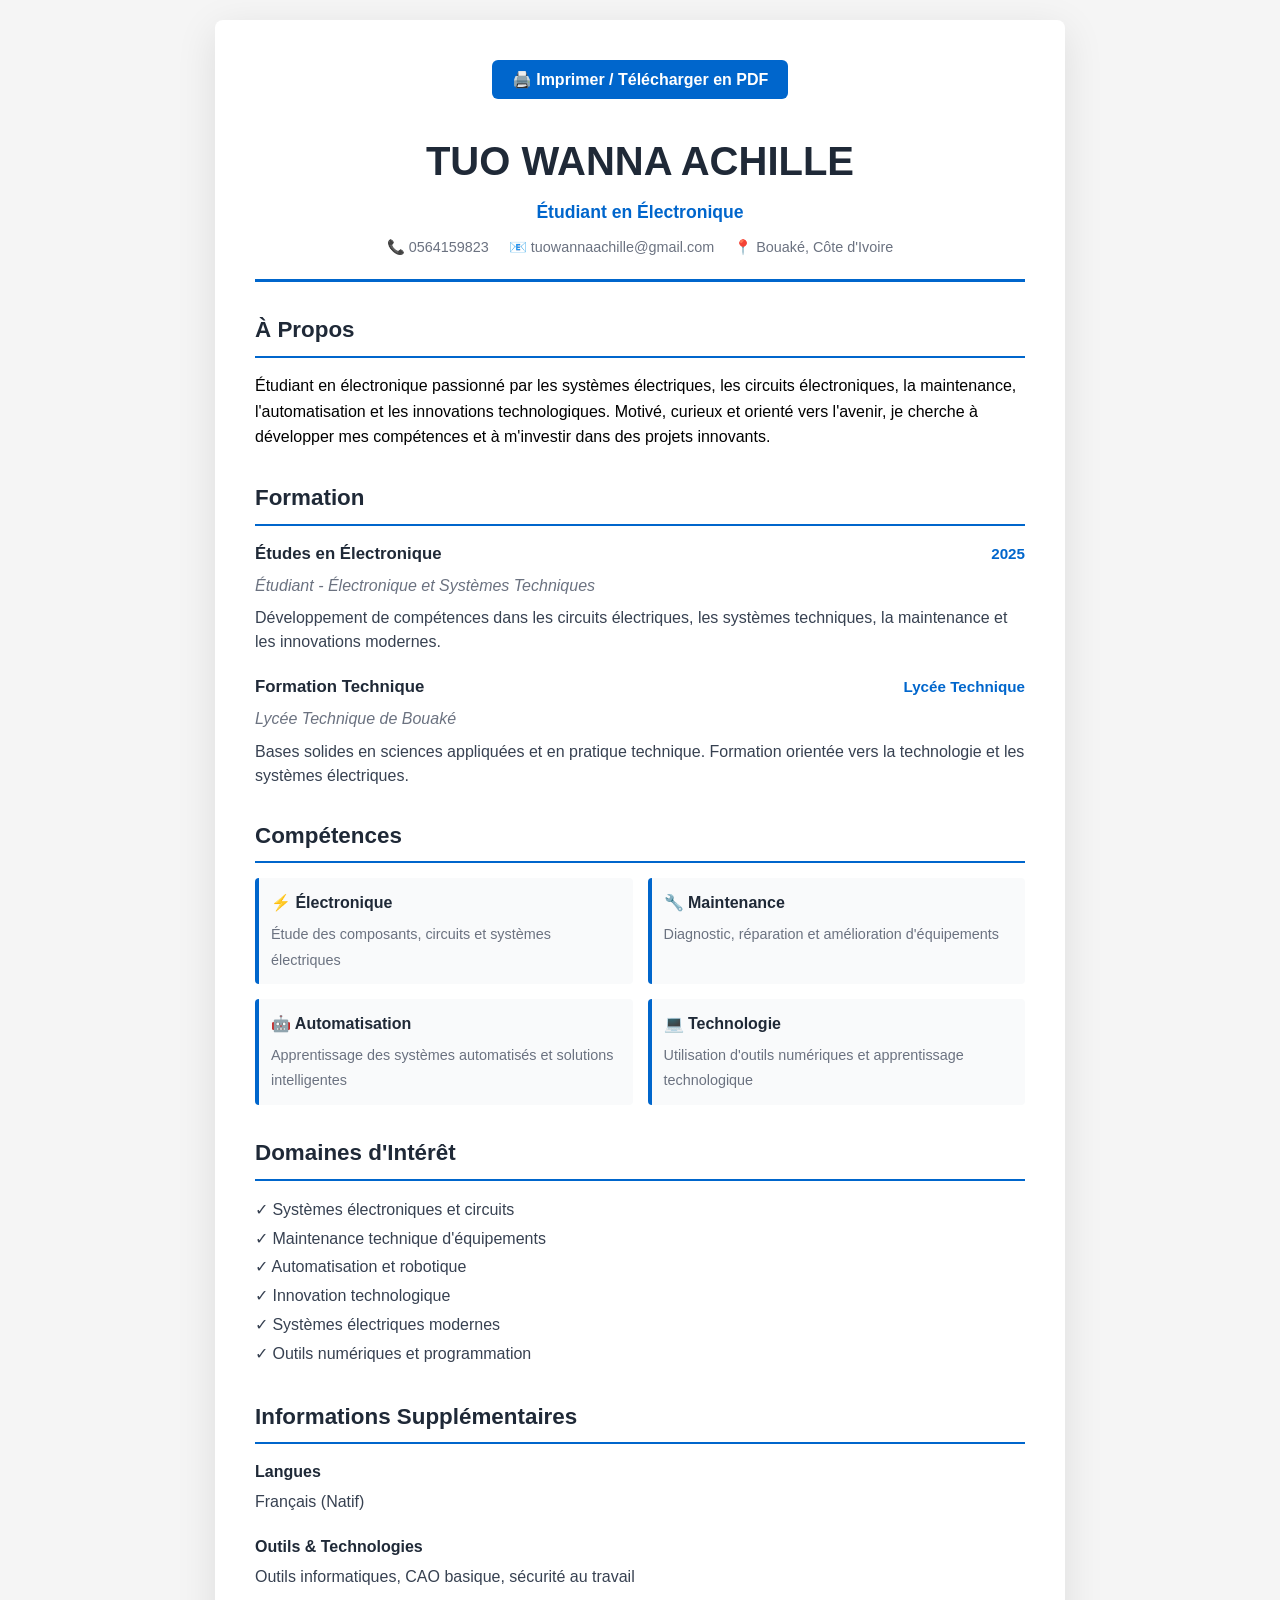
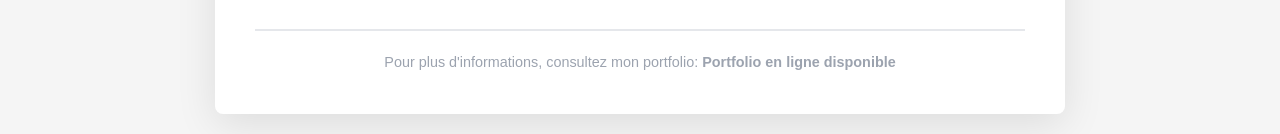
<file: cv.html>
<!DOCTYPE html>
<html lang="fr">
<head>
    <meta charset="UTF-8">
    <meta name="viewport" content="width=device-width, initial-scale=1.0">
    <title>CV - TUO WANNA ACHILLE</title>
    <style>
        * {
            margin: 0;
            padding: 0;
            box-sizing: border-box;
        }

        body {
            font-family: "Segoe UI", Tahoma, Geneva, Verdana, sans-serif;
            background: #f5f5f5;
            padding: 20px;
            line-height: 1.6;
        }

        .cv-container {
            max-width: 850px;
            margin: 0 auto;
            background: white;
            padding: 40px;
            box-shadow: 0 10px 40px rgba(0, 0, 0, 0.1);
            border-radius: 8px;
        }

        .header {
            text-align: center;
            border-bottom: 3px solid #0066cc;
            padding-bottom: 20px;
            margin-bottom: 30px;
        }

        .header h1 {
            font-size: 2.5em;
            color: #1f2937;
            margin-bottom: 5px;
        }

        .header p {
            color: #0066cc;
            font-size: 1.1em;
            font-weight: 600;
        }

        .contact-info {
            display: flex;
            justify-content: center;
            gap: 20px;
            margin-top: 10px;
            flex-wrap: wrap;
            font-size: 0.9em;
        }

        .contact-info span {
            color: #6b7280;
        }

        .section {
            margin-bottom: 30px;
        }

        .section-title {
            font-size: 1.4em;
            color: #1f2937;
            border-bottom: 2px solid #0066cc;
            padding-bottom: 8px;
            margin-bottom: 15px;
            font-weight: 700;
        }

        .item {
            margin-bottom: 20px;
            padding-left: 0;
        }

        .item-header {
            display: flex;
            justify-content: space-between;
            align-items: baseline;
            margin-bottom: 5px;
        }

        .item-title {
            font-weight: 700;
            color: #1f2937;
            font-size: 1.05em;
        }

        .item-date {
            color: #0066cc;
            font-weight: 600;
            font-size: 0.95em;
        }

        .item-subtitle {
            color: #6b7280;
            font-style: italic;
            margin-bottom: 5px;
        }

        .item-description {
            color: #374151;
            margin: 8px 0 0 0;
            line-height: 1.5;
        }

        .skills-grid {
            display: grid;
            grid-template-columns: repeat(2, 1fr);
            gap: 15px;
            margin-top: 10px;
        }

        .skill-category {
            background: #f9fafb;
            padding: 12px;
            border-left: 4px solid #0066cc;
            border-radius: 4px;
        }

        .skill-category strong {
            display: block;
            color: #1f2937;
            margin-bottom: 5px;
        }

        .skill-category span {
            color: #6b7280;
            font-size: 0.9em;
        }

        .print-button {
            text-align: center;
            margin-bottom: 30px;
        }

        .print-button button {
            background: #0066cc;
            color: white;
            border: none;
            padding: 10px 20px;
            border-radius: 6px;
            cursor: pointer;
            font-size: 1em;
            font-weight: 600;
            transition: background 0.3s;
        }

        .print-button button:hover {
            background: #0052a3;
        }

        @media print {
            body {
                background: white;
                padding: 0;
            }
            .cv-container {
                box-shadow: none;
                padding: 0;
                max-width: 100%;
            }
            .print-button {
                display: none;
            }
        }

        @media (max-width: 600px) {
            .cv-container {
                padding: 20px;
            }

            .header h1 {
                font-size: 1.8em;
            }

            .contact-info {
                flex-direction: column;
                gap: 8px;
            }

            .skills-grid {
                grid-template-columns: 1fr;
            }

            .item-header {
                flex-direction: column;
                align-items: flex-start;
            }
        }
    </style>
</head>
<body>
    <div class="cv-container">
        <div class="print-button">
            <button onclick="window.print()">🖨️ Imprimer / Télécharger en PDF</button>
        </div>

        <div class="header">
            <h1>TUO WANNA ACHILLE</h1>
            <p>Étudiant en Électronique</p>
            <div class="contact-info">
                <span>📞 0564159823</span>
                <span>📧 tuowannaachille@gmail.com</span>
                <span>📍 Bouaké, Côte d'Ivoire</span>
            </div>
        </div>

        <div class="section">
            <h2 class="section-title">À Propos</h2>
            <p>Étudiant en électronique passionné par les systèmes électriques, les circuits électroniques, la maintenance, l'automatisation et les innovations technologiques. Motivé, curieux et orienté vers l'avenir, je cherche à développer mes compétences et à m'investir dans des projets innovants.</p>
        </div>

        <div class="section">
            <h2 class="section-title">Formation</h2>

            <div class="item">
                <div class="item-header">
                    <span class="item-title">Études en Électronique</span>
                    <span class="item-date">2025</span>
                </div>
                <div class="item-subtitle">Étudiant - Électronique et Systèmes Techniques</div>
                <p class="item-description">Développement de compétences dans les circuits électriques, les systèmes techniques, la maintenance et les innovations modernes.</p>
            </div>

            <div class="item">
                <div class="item-header">
                    <span class="item-title">Formation Technique</span>
                    <span class="item-date">Lycée Technique</span>
                </div>
                <div class="item-subtitle">Lycée Technique de Bouaké</div>
                <p class="item-description">Bases solides en sciences appliquées et en pratique technique. Formation orientée vers la technologie et les systèmes électriques.</p>
            </div>
        </div>

        <div class="section">
            <h2 class="section-title">Compétences</h2>
            <div class="skills-grid">
                <div class="skill-category">
                    <strong>⚡ Électronique</strong>
                    <span>Étude des composants, circuits et systèmes électriques</span>
                </div>
                <div class="skill-category">
                    <strong>🔧 Maintenance</strong>
                    <span>Diagnostic, réparation et amélioration d'équipements</span>
                </div>
                <div class="skill-category">
                    <strong>🤖 Automatisation</strong>
                    <span>Apprentissage des systèmes automatisés et solutions intelligentes</span>
                </div>
                <div class="skill-category">
                    <strong>💻 Technologie</strong>
                    <span>Utilisation d'outils numériques et apprentissage technologique</span>
                </div>
            </div>
        </div>

        <div class="section">
            <h2 class="section-title">Domaines d'Intérêt</h2>
            <ul style="list-style: none; color: #374151; line-height: 1.8;">
                <li>✓ Systèmes électroniques et circuits</li>
                <li>✓ Maintenance technique d'équipements</li>
                <li>✓ Automatisation et robotique</li>
                <li>✓ Innovation technologique</li>
                <li>✓ Systèmes électriques modernes</li>
                <li>✓ Outils numériques et programmation</li>
            </ul>
        </div>

        <div class="section">
            <h2 class="section-title">Informations Supplémentaires</h2>
            <div class="item">
                <strong style="color: #1f2937;">Langues</strong>
                <p class="item-description" style="margin-top: 5px;">Français (Natif)</p>
            </div>
            <div class="item">
                <strong style="color: #1f2937;">Outils &amp; Technologies</strong>
                <p class="item-description" style="margin-top: 5px;">Outils informatiques, CAO basique, sécurité au travail</p>
            </div>
        </div>

        <div style="margin-top: 40px; padding-top: 20px; border-top: 2px solid #e5e7eb; text-align: center; color: #9ca3af; font-size: 0.9em;">
            <p>Pour plus d'informations, consultez mon portfolio: <strong>Portfolio en ligne disponible</strong></p>
        </div>
    </div>
</body>
</html>
</file>
